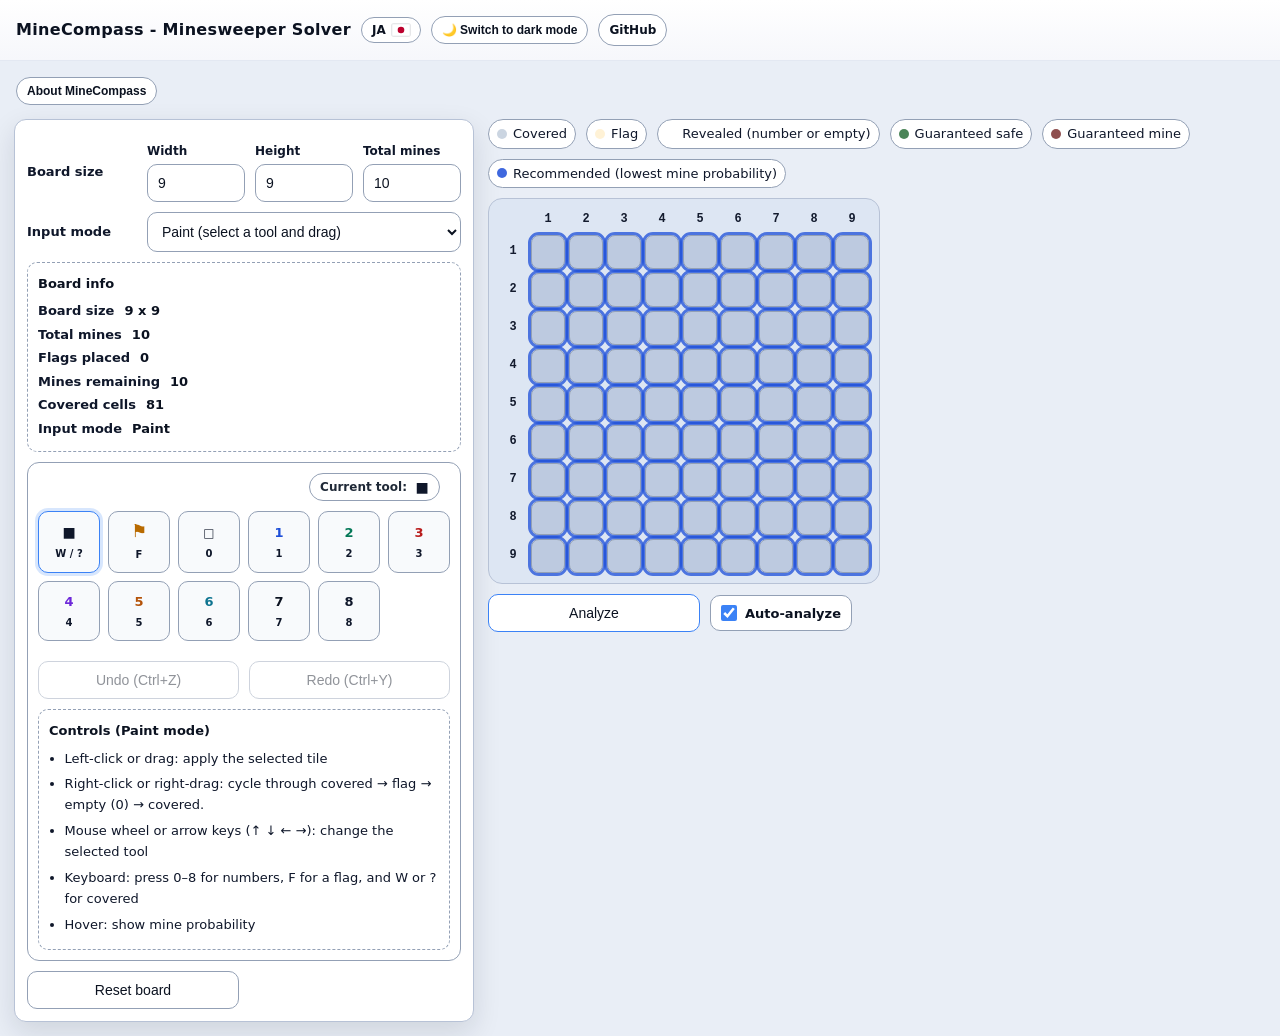
<file: index.html>
<!doctype html>
<html lang="en" data-page-lang="en" data-asset-prefix="" data-alt-lang-href="ja/">

<head>
  <meta charset="utf-8" />
  <meta name="viewport" content="width=device-width, initial-scale=1" />
  <title>MineCompass - Minesweeper Solver</title>
  <link rel="canonical" href="https://yukio0.github.io/mine-compass/" />
  <link rel="alternate" hreflang="en" href="https://yukio0.github.io/mine-compass/" />
  <link rel="alternate" hreflang="ja" href="https://yukio0.github.io/mine-compass/ja/" />
  <link rel="alternate" hreflang="x-default" href="https://yukio0.github.io/mine-compass/" />
  <link rel="icon" href="icons/favicon.ico" sizes="any">
  <link rel="icon" type="image/png" href="icons/favicon-32x32.png" sizes="32x32">
  <link rel="icon" type="image/png" href="icons/favicon-16x16.png" sizes="16x16">
  <link rel="apple-touch-icon" sizes="180x180" href="icons/apple-touch-icon.png">
  <link rel="manifest" href="icons/site.webmanifest">
  <meta name="theme-color" content="#e9eef6">
  <meta name="apple-mobile-web-app-title" content="MineCompass">
  <meta name="application-name" content="MineCompass">
  <link rel="stylesheet" href="css/base.css" />
  <link rel="stylesheet" href="css/theme.css" />
  <link rel="stylesheet" href="css/components.css" />
  <meta id="metaDescription" name="description"
    content="A Minesweeper solver for entering a board position and checking guaranteed safe cells, guaranteed mines, and mine probabilities."
    data-i18n-content="metaDescription">
  <meta name="google-site-verification" content="i-kuLtvGIMgp8PmTFaS0tXOCHs8FpvFsHbk7Bg_Nhx4" />
</head>

<body>
  <header>
    <div class="titleRow">
      <h1>MineCompass - Minesweeper Solver</h1>
      <a class="langToggle" id="langToggle" href="ja/" lang="ja" hreflang="ja">JA</a>
      <button class="themeToggle" id="themeToggle" type="button" aria-pressed="false" data-i18n="themeDark">
        🌙 Switch to dark mode
      </button>
      <a class="githubLink" href="https://github.com/yukio0/mine-compass" target="_blank" rel="noopener noreferrer"
        data-i18n="githubLinkLabel">GitHub</a>
    </div>
  </header>

  <div class="wrap">
    <div class="aboutRow">
      <div class="aboutWrap">
        <button class="aboutTrigger" type="button" aria-describedby="aboutTip" data-i18n="aboutButton">About
          MineCompass</button>
        <div class="aboutTip" id="aboutTip" role="tooltip" aria-hidden="true">
          <div class="aboutTipBody">
            <div data-i18n="aboutLine1">MineCompass helps you analyze classic Minesweeper positions. Enter a board
              position to see the analysis.</div>
            <div data-i18n="aboutLine2">For the best experience, use a desktop browser.</div>
            <div data-i18n="aboutLine3">Enter covered cells, flags, and revealed numbers to highlight guaranteed safe
              cells, guaranteed mines, and the best candidate cells with the lowest mine probability.</div>
            <div><span data-i18n="aboutRepoLead">Bug reports and feedback are welcome on </span><a
                href="https://github.com/yukio0/mine-compass/issues" target="_blank"
                rel="noopener noreferrer">GitHub</a><span data-i18n="aboutRepoTail">.</span></div>
            <div data-i18n="aboutLine4">Use the results as a helpful reference while solving.</div>
          </div>
        </div>
      </div>
    </div>

    <section class="panel">
      <div class="row">
        <label for="rowsInput" data-i18n="mapSize">Board size</label>
        <div class="sizeFields">
          <label class="sizeField" for="colsInput">
            <span data-i18n="width">Width</span>
            <input id="colsInput" type="number" min="1" max="100" value="9" inputmode="numeric" />
          </label>
          <label class="sizeField" for="rowsInput">
            <span data-i18n="height">Height</span>
            <input id="rowsInput" type="number" min="1" max="100" value="9" inputmode="numeric" />
          </label>
          <label class="sizeField" for="mineCountInput">
            <span data-i18n="mineCount">Total mines</span>
            <input id="mineCountInput" type="number" min="0" max="10000" value="10" inputmode="numeric" />
          </label>
        </div>
      </div>
      <div class="row">
        <label for="inputMode" data-i18n="inputMode">Input mode</label>
        <select id="inputMode">
          <option value="paint" selected data-i18n="inputModePaint">Paint (select a tool and drag)</option>
          <option value="cycle" data-i18n="inputModeCycle">Cycle (click to cycle through states)</option>
        </select>
      </div>

      <div class="info" id="stageInfo"></div>

      <div class="toolbox">
        <div class="toolboxHead">
          <div class="toolMeta" id="toolMeta">
            <span class="currentToolPill" id="currentToolPill" data-i18n="currentToolPrefix">Current tool:</span>
          </div>
        </div>

        <div class="toolboxControls" id="toolboxControls">
          <div class="toolGrid" id="toolGrid"></div>
          <div class="btns historyBtns" id="historyBtns">
            <button id="btnUndo" type="button" data-i18n="undoLong">Undo (Ctrl+Z)</button>
            <button id="btnRedo" type="button" data-i18n="redoLong">Redo (Ctrl+Y)</button>
          </div>
        </div>
        <div class="info opsInfo" id="opsInfo"></div>
      </div>

      <div class="btns">
        <button id="btnReset" data-i18n="resetBoard">Reset board</button>
      </div>
    </section>

    <section class="boardWrap">
      <div class="legend">
        <span class="pill"><span class="dot dot-wall"></span><span data-i18n="legendCovered">Covered</span></span>
        <span class="pill"><span class="dot dot-flag"></span><span data-i18n="legendFlag">Flag</span></span>
        <span class="pill"><span class="dot dot-revealed"></span><span data-i18n="legendRevealed">Revealed (number or
            empty)</span></span>
        <span class="pill"><span class="dot dot-safe"></span><span data-i18n="legendSafe">Guaranteed safe</span></span>
        <span class="pill"><span class="dot dot-mine"></span><span data-i18n="legendMine">Guaranteed mine</span></span>
        <span class="pill"><span class="dot dot-reco"></span><span data-i18n="legendReco">Recommended (lowest mine
            probability)</span></span>
      </div>

      <div class="boardScroller" id="boardScroller" aria-label="Scrollable board"
        data-i18n-aria-label="boardScrollerAria">
        <div class="boardFrame" id="boardFrame">
          <div class="axisY" id="axisY" aria-label="Y-axis" data-i18n-aria-label="yAxisAria"></div>
          <div class="board" id="board" aria-label="Board" data-i18n-aria-label="boardAria"></div>
          <div class="axisCorner" aria-hidden="true"></div>
          <div class="axisX" id="axisX" aria-label="X-axis" data-i18n-aria-label="xAxisAria"></div>
        </div>
      </div>

      <div class="mobilePaintControls" id="mobilePaintControls"></div>

      <div class="boardSolveRow">
        <button class="primary" id="btnSolve" data-i18n="analyze">Analyze</button>
        <label class="autoSolve" title="When enabled, the board updates automatically after clicks and drag actions."
          data-i18n-title="autoAnalyzeTitle">
          <input type="checkbox" id="autoSolve" checked />
          <span data-i18n="autoAnalyze">Auto-analyze</span>
        </label>
      </div>

      <div class="toast" id="toast" role="status" aria-live="polite"></div>
    </section>
  </div>

  <div class="probTip" id="probTip" role="tooltip" aria-hidden="true"></div>
  <script src="js/minecompass-i18n.js" defer></script>
  <script src="js/minecompass-constants.js" defer></script>
  <script src="js/minecompass-utils.js" defer></script>
  <script src="js/minecompass-solver.js" defer></script>
  <script src="js/minecompass-view.js" defer></script>
  <script src="js/minecompass-logic.js" defer></script>
  <script src="js/minecompass-input.js" defer></script>
  <script src="js/minecompass-app.js" defer></script>
</body>

</html>
</file>
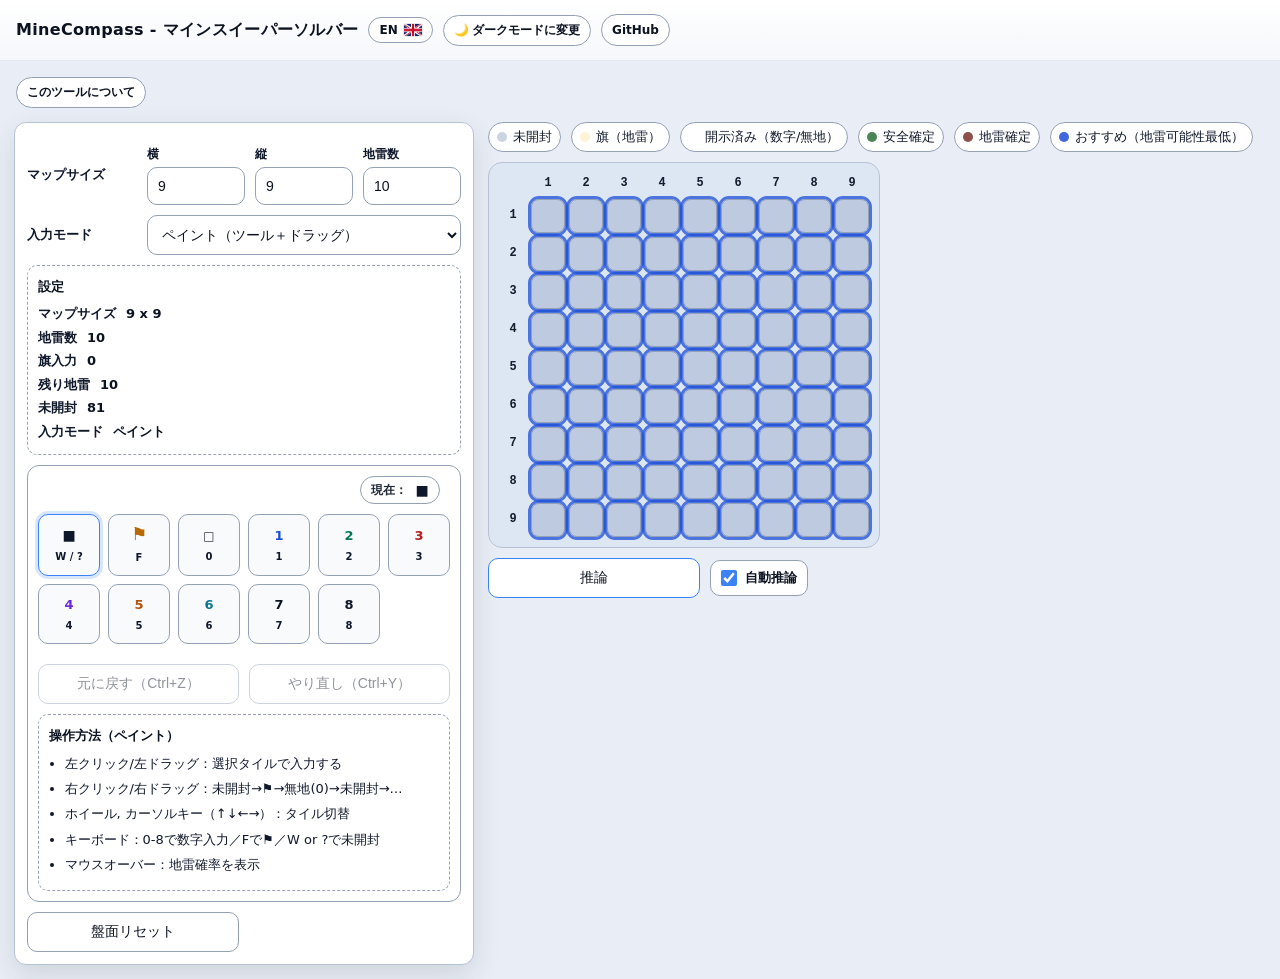
<file: ja/index.html>
<!doctype html>
<html lang="ja" data-page-lang="ja" data-asset-prefix="../" data-alt-lang-href="../">

<head>
  <meta charset="utf-8" />
  <meta name="viewport" content="width=device-width, initial-scale=1" />
  <title>MineCompass - マインスイーパーソルバー</title>
  <link rel="canonical" href="https://yukio0.github.io/mine-compass/ja/" />
  <link rel="alternate" hreflang="en" href="https://yukio0.github.io/mine-compass/" />
  <link rel="alternate" hreflang="ja" href="https://yukio0.github.io/mine-compass/ja/" />
  <link rel="alternate" hreflang="x-default" href="https://yukio0.github.io/mine-compass/" />
  <link rel="icon" href="../icons/favicon.ico" sizes="any">
  <link rel="icon" type="image/png" href="../icons/favicon-32x32.png" sizes="32x32">
  <link rel="icon" type="image/png" href="../icons/favicon-16x16.png" sizes="16x16">
  <link rel="apple-touch-icon" sizes="180x180" href="../icons/apple-touch-icon.png">
  <link rel="manifest" href="../icons/site-ja.webmanifest">
  <meta name="theme-color" content="#e9eef6">
  <meta name="apple-mobile-web-app-title" content="MineCompass">
  <meta name="application-name" content="MineCompass">
  <link rel="stylesheet" href="../css/base.css" />
  <link rel="stylesheet" href="../css/theme.css" />
  <link rel="stylesheet" href="../css/components.css" />
  <meta id="metaDescription" name="description" content="盤面を入力して、安全確定・地雷確定・地雷確率を確認できるマインスイーパー用ソルバーです。"
    data-i18n-content="metaDescription">
</head>

<body>
  <header>
    <div class="titleRow">
      <h1>MineCompass - マインスイーパーソルバー</h1>
      <a class="langToggle" id="langToggle" href="../" lang="en" hreflang="en">EN</a>
      <button class="themeToggle" id="themeToggle" type="button" aria-pressed="false" data-i18n="themeDark">
        🌙 ダークモードに変更
      </button>
      <a class="githubLink" href="https://github.com/yukio0/mine-compass" target="_blank" rel="noopener noreferrer"
        data-i18n="githubLinkLabel">GitHub</a>
    </div>
  </header>

  <div class="wrap">
    <div class="aboutRow">
      <div class="aboutWrap">
        <button class="aboutTrigger" type="button" aria-describedby="aboutTip"
          data-i18n="aboutButton">このツールについて</button>
        <div class="aboutTip" id="aboutTip" role="tooltip" aria-hidden="true">
          <div class="aboutTipBody">
            <div data-i18n="aboutLine1">このツールでは、マインスイーパーの盤面を入力して、推論結果を確認できます。</div>
            <div data-i18n="aboutLine2">操作性の都合上、PCでの使用をおすすめします。</div>
            <div data-i18n="aboutLine3">未開封マス・旗・数字を入力すると、安全確定・地雷確定・おすすめ候補（地雷可能性最低）を表示します。</div>
            <div><span data-i18n="aboutRepoLead">バグ報告は </span><a href="https://github.com/yukio0/mine-compass/issues"
                target="_blank" rel="noopener noreferrer">GitHub</a><span data-i18n="aboutRepoTail"> でお願いします。</span>
            </div>
            <div data-i18n="aboutLine4">結果はあくまで考える際の参考情報としてご利用ください。</div>
          </div>
        </div>
      </div>
    </div>

    <section class="panel">
      <div class="row">
        <label for="rowsInput" data-i18n="mapSize">マップサイズ</label>
        <div class="sizeFields">
          <label class="sizeField" for="colsInput">
            <span data-i18n="width">横</span>
            <input id="colsInput" type="number" min="1" max="100" value="9" inputmode="numeric" />
          </label>
          <label class="sizeField" for="rowsInput">
            <span data-i18n="height">縦</span>
            <input id="rowsInput" type="number" min="1" max="100" value="9" inputmode="numeric" />
          </label>
          <label class="sizeField" for="mineCountInput">
            <span data-i18n="mineCount">地雷数</span>
            <input id="mineCountInput" type="number" min="0" max="10000" value="10" inputmode="numeric" />
          </label>
        </div>
      </div>
      <div class="row">
        <label for="inputMode" data-i18n="inputMode">入力モード</label>
        <select id="inputMode">
          <option value="paint" selected data-i18n="inputModePaint">ペイント（ツール＋ドラッグ）</option>
          <option value="cycle" data-i18n="inputModeCycle">サイクル（クリックで未開封→⚑→無地(0)→…）</option>
        </select>
      </div>

      <div class="info" id="stageInfo"></div>

      <div class="toolbox">
        <div class="toolboxHead">
          <div class="toolMeta" id="toolMeta">
            <span class="currentToolPill" id="currentToolPill" data-i18n="currentToolPrefix">現在：</span>
          </div>
        </div>

        <div class="toolboxControls" id="toolboxControls">
          <div class="toolGrid" id="toolGrid"></div>
          <div class="btns historyBtns" id="historyBtns">
            <button id="btnUndo" type="button" data-i18n="undoLong">元に戻す（Ctrl+Z）</button>
            <button id="btnRedo" type="button" data-i18n="redoLong">やり直し（Ctrl+Y）</button>
          </div>
        </div>
        <div class="info opsInfo" id="opsInfo"></div>
      </div>

      <div class="btns">
        <button id="btnReset" data-i18n="resetBoard">盤面リセット</button>
      </div>
    </section>

    <section class="boardWrap">
      <div class="legend">
        <span class="pill"><span class="dot dot-wall"></span><span data-i18n="legendCovered">未開封</span></span>
        <span class="pill"><span class="dot dot-flag"></span><span data-i18n="legendFlag">旗（地雷）</span></span>
        <span class="pill"><span class="dot dot-revealed"></span><span
            data-i18n="legendRevealed">開示済み（数字/無地）</span></span>
        <span class="pill"><span class="dot dot-safe"></span><span data-i18n="legendSafe">安全確定</span></span>
        <span class="pill"><span class="dot dot-mine"></span><span data-i18n="legendMine">地雷確定</span></span>
        <span class="pill"><span class="dot dot-reco"></span><span data-i18n="legendReco">おすすめ（地雷可能性最低）</span></span>
      </div>

      <div class="boardScroller" id="boardScroller" aria-label="盤面スクローラー" data-i18n-aria-label="boardScrollerAria">
        <div class="boardFrame" id="boardFrame">
          <div class="axisY" id="axisY" aria-label="Y軸" data-i18n-aria-label="yAxisAria"></div>
          <div class="board" id="board" aria-label="盤面" data-i18n-aria-label="boardAria"></div>
          <div class="axisCorner" aria-hidden="true"></div>
          <div class="axisX" id="axisX" aria-label="X軸" data-i18n-aria-label="xAxisAria"></div>
        </div>
      </div>

      <div class="mobilePaintControls" id="mobilePaintControls"></div>

      <div class="boardSolveRow">
        <button class="primary" id="btnSolve" data-i18n="analyze">推論</button>
        <label class="autoSolve" title="ON: クリック時 or ドラッグ終了時に自動で推論します" data-i18n-title="autoAnalyzeTitle">
          <input type="checkbox" id="autoSolve" checked />
          <span data-i18n="autoAnalyze">自動推論</span>
        </label>
      </div>

      <div class="toast" id="toast" role="status" aria-live="polite"></div>
    </section>
  </div>

  <div class="probTip" id="probTip" role="tooltip" aria-hidden="true"></div>
  <script src="../js/minecompass-i18n.js" defer></script>
  <script src="../js/minecompass-constants.js" defer></script>
  <script src="../js/minecompass-utils.js" defer></script>
  <script src="../js/minecompass-solver.js" defer></script>
  <script src="../js/minecompass-view.js" defer></script>
  <script src="../js/minecompass-logic.js" defer></script>
  <script src="../js/minecompass-input.js" defer></script>
  <script src="../js/minecompass-app.js" defer></script>
</body>

</html>
</file>
<file: css/base.css>
html {
    -webkit-text-size-adjust: 100%;
    text-size-adjust: 100%;
}

*,
*::before,
*::after {
    box-sizing: border-box;
}

body {
    margin: 0;
    background: var(--bg);
    color: var(--text);
    font-size: 15px;
    line-height: 1.5;
    text-rendering: optimizeLegibility;
    font-family:
        system-ui,
        -apple-system,
        "Segoe UI",
        Roboto,
        "Noto Sans JP",
        sans-serif;
}

body {
    margin: 0;
    background: var(--bg);
    color: var(--text);
    font-size: 15px;
    line-height: 1.5;
    text-rendering: optimizeLegibility;
    font-family:
        system-ui,
        -apple-system,
        "Segoe UI",
        Roboto,
        "Noto Sans JP",
        sans-serif;
}

.muted {
    color: var(--muted);
}

.mt6 {
    margin-top: 6px;
}
</file>
<file: css/theme.css>
:root {
    --cell: 34px;
    --gap: 4px;

    /* ===== Theme (default: Light) ===== */
    --border: #93a0b5;
    --bg: #e9eef6;
    --panel: #ffffff;
    --text: #0b1220;
    --muted: #0f172a;

    --wall: #cbd5e1;
    --flag: #b86a00;
    --revealed: #ffffff;

    --headerBorder: #e3e8f2;
    --headerBg: linear-gradient(180deg, #ffffff, #f6f7fb);

    --panelBorder: #b7c2d6;
    --panelShadow: 0 10px 28px rgba(15, 23, 42, 0.12);

    --controlBg: #ffffff;
    --controlBorder: #93a0b5;

    --infoBg: #ffffff;
    --infoBorder: #93a0b5;

    --pillBg: #ffffff;
    --pillBorder: #93a0b5;

    --scrollerBg: #dde6f3;
    --scrollerBorder: #b7c2d6;

    --toolboxBg: #ffffff;
    --toolboxBorder: #93a0b5;

    --toolBtnBg: #f8fafc;
    --toolBtnBorder: #93a0b5;

    --currentToolPillBg: #ffffff;
    --currentToolPillText: #1f2937;

    --toastBg: #ffffff;
    --toastBorder: #93a0b5;

    --hoverBg: rgba(0, 0, 0, 0.06);

    --flagCellBg: #fff2d6;
    --flagCellBorder: #f1c27d;
    --revealedBorder: #93a0b5;

    --wallIcon: #0f172a;
    --blankIcon: #0f172a;
    --blankOpacity: 0.9;
    --mineFlag: #ef4444;

    --side: 460px;

    --axisW: 28px;
    --axisH: 22px;

    --tipBg: #ffffff;
    --tipBorder: #93a0b5;
    --tipShadow: 0 10px 24px rgba(15, 23, 42, 0.18);
}

html[data-theme="dark"] {
    --border: #cfcfcf;
    --bg: #0f1115;
    --panel: #161a22;
    --text: #e7e7e7;
    --muted: #a8a8a8;

    --wall: #2a3242;
    --flag: #ffcc66;
    --revealed: #202634;

    --headerBorder: #232a36;
    --headerBg: linear-gradient(180deg, #121625, #0f1115);

    --panelBorder: #232a36;
    --panelShadow: 0 8px 24px rgba(0, 0, 0, 0.25);

    --controlBg: #0f1420;
    --controlBorder: #2a3446;

    --infoBg: #0f1420;
    --infoBorder: #2a3446;

    --pillBg: #0f1420;
    --pillBorder: #2a3446;

    --scrollerBg: #0b0e14;
    --scrollerBorder: #232a36;

    --toolboxBg: #0f1420;
    --toolboxBorder: #2a3446;

    --toolBtnBg: #0b0e14;
    --toolBtnBorder: #2a3446;

    --currentToolPillBg: #0b0e14;
    --currentToolPillText: #cbd5e1;

    --toastBg: #0f1420;
    --toastBorder: #2a3446;

    --hoverBg: rgba(255, 255, 255, 0.05);

    --flagCellBg: #3a2f1b;
    --flagCellBorder: #6a5430;
    --revealedBorder: #3a4355;

    --wallIcon: #b9c2d3;
    --blankIcon: #9aa7bd;
    --blankOpacity: 0.75;
    --mineFlag: #ff4a4a;

    --tipBg: #0f1420;
    --tipBorder: #2a3446;
    --tipShadow: 0 10px 24px rgba(0, 0, 0, 0.35);
}
</file>
<file: css/components.css>
header {
    padding: 14px 16px;
    border-bottom: 1px solid var(--headerBorder);
    background: var(--headerBg);
}

.titleRow {
    display: flex;
    gap: 10px;
    align-items: center;
    flex-wrap: wrap;
}

header h1 {
    margin: 0;
    font-size: 16px;
    font-weight: 700;
    letter-spacing: 0.02em;
}

header .themeToggle,
header .langToggle {
    width: auto;
    padding: 6px 10px;
    border-radius: 999px;
    font-size: 12px;
    font-weight: 800;
    white-space: nowrap;
    background: var(--controlBg);
    border: 1px solid var(--controlBorder);
    color: var(--text);
    cursor: pointer;
    user-select: none;
    text-decoration: none;
    display: inline-flex;
    align-items: center;
}

header .themeToggle:focus,
header .langToggle:focus,
header .themeToggle:focus-visible,
header .langToggle:focus-visible {
    box-shadow: 0 0 0 3px rgba(134, 183, 255, 0.25);
    border-color: #3b82f6;
    outline: none;
}

header .langToggleInner {
    display: inline-flex;
    align-items: center;
    gap: 6px;
}

header .langToggleText {
    line-height: 1;
}

header .langToggleFlag {
    width: 18px;
    height: 12px;
    display: inline-block;
    border-radius: 2px;
    box-shadow: 0 0 0 1px rgba(15, 23, 42, 0.10);
    object-fit: cover;
    flex: 0 0 auto;
}

.wrap {
    display: grid;
    grid-template-columns: var(--side) 1fr;
    gap: 14px;
    padding: 14px;
    align-items: start;
}

.panel {
    background: var(--panel);
    border: 1px solid var(--panelBorder);
    border-radius: 12px;
    padding: 12px;
    box-shadow: var(--panelShadow);
}

.row {
    display: grid;
    grid-template-columns: 110px 1fr;
    gap: 10px;
    align-items: center;
    margin: 10px 0;
}

label {
    font-size: 13px;
    color: var(--muted);
    font-weight: 700;
}

.sizeFields {
    display: grid;
    grid-template-columns: repeat(3, minmax(0, 1fr));
    gap: 10px;
}

.sizeField {
    display: grid;
    gap: 4px;
}

.sizeField span {
    font-size: 12px;
    color: var(--muted);
    font-weight: 700;
}

input[type="number"] {
    appearance: textfield;
}

input[type="number"]::-webkit-outer-spin-button,
input[type="number"]::-webkit-inner-spin-button {
    margin: 0;
}

select,
button,
input[type="number"] {
    width: 100%;
    background: var(--controlBg);
    color: var(--text);
    border: 1px solid var(--controlBorder);
    border-radius: 10px;
    padding: 10px 10px;
    font-size: 14px;
    outline: none;
}

select:focus,
button:focus,
input[type="number"]:focus {
    box-shadow: 0 0 0 3px rgba(134, 183, 255, 0.25);
    border-color: #3b82f6;
}

.info {
    margin-top: 8px;
    padding: 10px;
    background: var(--infoBg);
    border: 1px dashed var(--infoBorder);
    border-radius: 10px;
    color: var(--muted);
    font-size: 13px;
    line-height: 1.65;
}

.info b {
    color: var(--text);
}

.btns {
    display: grid;
    grid-template-columns: 1fr 1fr;
    gap: 10px;
    margin-top: 10px;
}

button {
    cursor: pointer;
    user-select: none;
}

button.primary {
    border-color: #3b82f6;
}

.boardWrap {
    display: grid;
    justify-items: start;
    gap: 10px;
}

.legend {
    font-size: 13px;
    color: var(--muted);
    display: flex;
    gap: 10px;
    flex-wrap: wrap;
    align-items: center;
}

.pill {
    display: inline-flex;
    gap: 6px;
    align-items: center;
    padding: 4px 8px;
    border: 1px solid var(--pillBorder);
    border-radius: 999px;
    background: var(--pillBg);
}

.dot {
    width: 10px;
    height: 10px;
    border-radius: 50%;
    display: inline-block;
}

.dot-wall {
    background: var(--wall);
}

.dot-flag {
    background: var(--flagCellBg);
}

.dot-revealed {
    background: var(--revealed);
}

.dot-safe {
    background: rgba(42, 111, 58, 0.85);
}

.dot-mine {
    background: rgba(122, 47, 47, 0.85);
}

.dot-reco {
    background: rgba(29, 78, 216, 0.85);
}

.boardScroller {
    padding: 10px;
    background: var(--scrollerBg);
    border: 1px solid var(--scrollerBorder);
    border-radius: 14px;
    overflow: auto;
    max-width: 100%;
    touch-action: pan-x pan-y pinch-zoom;
}

html[data-input-mode="paint"] .boardScroller {
    touch-action: none;
}


.boardSolveRow {
    width: min(860px, 100%);
    max-width: 100%;
    display: flex;
    align-items: center;
    gap: 10px;
    flex-wrap: wrap;
}

.boardSolveRow #btnSolve {
    width: auto;
}

.autoSolve {
    display: inline-flex;
    align-items: center;
    gap: 8px;
    padding: 9px 10px;
    border-radius: 10px;
    border: 1px solid var(--controlBorder);
    background: var(--controlBg);
    color: var(--text);
    font-size: 13px;
    font-weight: 800;
    user-select: none;
    cursor: pointer;
    line-height: 1;
}

.autoSolve input {
    width: 16px;
    height: 16px;
    margin: 0;
    accent-color: #3b82f6;
}

.boardFrame {
    display: grid;
    grid-template-columns: var(--axisW) auto;
    grid-template-rows: var(--axisH) auto;
    column-gap: var(--gap);
    row-gap: var(--gap);
    align-items: start;
}

.axisY {
    grid-column: 1;
    grid-row: 2;
    display: grid;
    gap: var(--gap);
}

.axisX {
    grid-column: 2;
    grid-row: 1;
    display: grid;
    gap: var(--gap);
}

.axisCorner {
    grid-column: 1;
    grid-row: 1;
    width: var(--axisW);
    height: var(--axisH);
}

.axisCellY,
.axisCellX {
    user-select: none;
    color: var(--muted);
    font-weight: 800;
    font-size: clamp(9px, calc(var(--cell) * 0.35), 12px);
    display: grid;
    place-items: center;
    line-height: 1;
    font-family:
        ui-monospace, SFMono-Regular, Menlo, Monaco, Consolas,
        "Liberation Mono", "Noto Sans JP", sans-serif;
    opacity: 0.98;
}


.axisCellY {
    width: var(--axisW);
    height: var(--cell);
}

.axisCellX {
    width: var(--cell);
    height: var(--axisH);
}

.board {
    grid-column: 2;
    grid-row: 2;
    display: grid;
    gap: var(--gap);
    touch-action: pan-x pan-y pinch-zoom;
    -webkit-user-select: none;
    user-select: none;
    -webkit-touch-callout: none;
}

html[data-input-mode="paint"] .board {
    touch-action: none;
}


.cell {
    width: var(--cell);
    height: var(--cell);
    border-radius: clamp(4px, calc(var(--cell) * 0.24), 8px);
    border: 1px solid var(--border);
    display: grid;
    place-items: center;
    font-weight: 800;
    font-size: clamp(8px, calc(var(--cell) * 0.44), 15px);
    user-select: none;
    -webkit-user-select: none;
    cursor: pointer;
    background: var(--wall);
    color: var(--text);
    touch-action: pan-x pan-y pinch-zoom;
    -webkit-touch-callout: none;
}

html[data-input-mode="paint"] .cell {
    touch-action: none;
}


.cell[data-state="wall"] {
    background: var(--wall);
}

.cell[data-state="flag"] {
    background: var(--flagCellBg);
    border-color: var(--flagCellBorder);
}

.cell[data-state="revealed"] {
    background: var(--revealed);
    border-color: var(--revealedBorder);
}

html[data-input-mode="cycle"] .cell:focus {
    outline: 3px solid rgba(147, 197, 253, 0.9);
    outline-offset: -2px;
}

html[data-input-mode="paint"] .cell:focus-visible {
    outline: 3px solid rgba(147, 197, 253, 0.9);
    outline-offset: -2px;
}

.cell.suggest-safe {
    outline: 3px solid rgba(42, 111, 58, 0.55);
}

.cell.suggest-mine {
    outline: 3px solid rgba(122, 47, 47, 0.55);
    background: var(--flagCellBg);
    border-color: var(--flagCellBorder);
}

.cell.suggest-reco {
    outline: 3px solid rgba(29, 78, 216, 0.75);
    box-shadow: inset 0 0 0 999px rgba(29, 78, 216, 0.08);
}

html[data-theme="dark"] .cell.suggest-reco {
    outline: 3px solid rgba(134, 183, 255, 0.75);
    box-shadow: inset 0 0 0 999px rgba(134, 183, 255, 0.10);
}

.cell.contradiction,
html[data-input-mode="cycle"] .cell.contradiction:focus,
html[data-input-mode="paint"] .cell.contradiction:focus-visible {
    outline: 3px solid rgba(255, 71, 87, 0.92);
    outline-offset: -2px;
}

.flagIcon {
    color: var(--flag);
    font-size: 18px;
    line-height: 1;
}

.mineFlagIcon {
    color: var(--mineFlag);
}

.wallIcon {
    color: var(--wallIcon);
    font-size: 14px;
    opacity: 1;
    font-weight: 900;
    line-height: 1;
    font-family:
        "Noto Sans JP", "Hiragino Kaku Gothic ProN", "Yu Gothic", "Meiryo",
        system-ui, sans-serif;
}

.blankIcon {
    color: var(--blankIcon);
    opacity: var(--blankOpacity);
    font-size: 12px;
    font-weight: 900;
}

.num1 {
    color: #1d4ed8;
}

.num2 {
    color: #047857;
}

.num3 {
    color: #b91c1c;
}

.num4 {
    color: #6d28d9;
}

.num5 {
    color: #b45309;
}

.num6 {
    color: #0e7490;
}

.num7 {
    color: var(--text);
}

.num8 {
    color: #0f172a;
}

html[data-theme="dark"] .num1 {
    color: #86b7ff;
}

html[data-theme="dark"] .num2 {
    color: #74f2c9;
}

html[data-theme="dark"] .num3 {
    color: #ff7a7a;
}

html[data-theme="dark"] .num4 {
    color: #c38bff;
}

html[data-theme="dark"] .num5 {
    color: #ffcc66;
}

html[data-theme="dark"] .num6 {
    color: #4dd0e1;
}

html[data-theme="dark"] .num7 {
    color: #e7e7e7;
}

html[data-theme="dark"] .num8 {
    color: #bdbdbd;
}

.toolbox {
    margin-top: 10px;
    padding: 10px;
    background: var(--toolboxBg);
    border: 1px solid var(--toolboxBorder);
    border-radius: 12px;
}

.toolboxHead {
    display: grid;
    grid-template-columns: 1fr auto;
    align-items: center;
    gap: 10px;
    margin-bottom: 10px;
}

.toolboxHead b {
    font-size: 12px;
}

.toolMeta {
    display: flex;
    gap: 8px;
    flex-wrap: wrap;
    align-items: center;
    justify-content: flex-end;
}

.toolboxControls {
    display: grid;
    gap: 10px;
}

.mobilePaintControls {
    display: none;
    width: min(860px, 100%);
    max-width: 100%;
}

.toolGrid {
    display: grid;
    grid-template-columns: repeat(6, 1fr);
    gap: 8px;
}

.toolBtn {
    appearance: none;
    -webkit-appearance: none;
    width: 100%;
    padding: 10px 6px;
    border-radius: 10px;
    border: 1px solid var(--toolBtnBorder);
    background: var(--toolBtnBg);
    color: inherit;
    font: inherit;
    font-weight: 900;
    font-size: 13px;
    text-align: center;
    cursor: pointer;
    user-select: none;
}

.toolBtn.active {
    border-color: #3b82f6;
    box-shadow: 0 0 0 3px rgba(59, 130, 246, 0.2);
}

.toolBtn:focus-visible {
    outline: 2px solid #3b82f6;
    outline-offset: 2px;
}

.toolBtn small {
    display: block;
    font-weight: 700;
    color: var(--muted);
    margin-top: 4px;
    font-size: 10px;
}

.currentToolPill {
    display: inline-flex;
    gap: 8px;
    align-items: center;
    padding: 4px 10px;
    min-height: 28px;
    border: 1px solid var(--toolboxBorder);
    border-radius: 999px;
    background: var(--currentToolPillBg);
    color: var(--currentToolPillText);
    font-size: 12px;
    line-height: 1.2;
    font-weight: 800;
    white-space: nowrap;
}

.currentToolPill .wallIcon,
.currentToolPill .flagIcon,
.currentToolPill .blankIcon,
.currentToolPill [class^="num"] {
    width: 1em;
    display: inline-flex;
    align-items: center;
    justify-content: center;
    line-height: 1;
}

@media (max-width: 980px) {
    .wrap {
        grid-template-columns: 1fr;
    }

    .toolGrid {
        grid-template-columns: repeat(5, 1fr);
    }
}

@media (max-width: 820px) {
    html[data-mobile-ui="1"] .mobilePaintControls {
        display: block;
        border: 1px solid var(--toolBtnBorder);
        background: var(--toolBtnBg);
        border-radius: 10px;
        padding: 6px;
    }

    html[data-mobile-ui="1"] .panel .toolboxControls {
        display: none;
    }

    html[data-mobile-ui="1"] .mobilePaintControls .toolMeta {
        margin-bottom: 6px;
        justify-content: flex-end;
    }

    html[data-mobile-ui="1"] .mobilePaintControls .currentToolPill {
        width: auto;
        min-width: 56px;
        min-height: 24px;
        justify-content: center;
        border-radius: 7px;
        border-color: var(--toolBtnBorder);
        background: var(--toolBtnBg);
        color: var(--text);
        padding: 3px 8px;
        font-size: 11px;
        line-height: 1.2;
        gap: 4px;
    }

    html[data-mobile-ui="1"] .mobilePaintControls .toolGrid {
        grid-template-columns: repeat(6, minmax(0, 1fr));
        gap: 4px;
    }

    html[data-mobile-ui="1"] .mobilePaintControls .toolBtn {
        padding: 6px 2px;
        font-size: 11px;
        border-radius: 8px;
    }

    html[data-mobile-ui="1"] .mobilePaintControls .toolBtn small {
        margin-top: 1px;
        font-size: 8px;
    }

    html[data-mobile-ui="1"] .mobilePaintControls .mobileResetBtns {
        margin-top: 8px;
        grid-template-columns: 1fr;
        gap: 6px;
    }

    html[data-mobile-ui="1"] .mobilePaintControls .btns {
        margin-top: 8px;
        grid-template-columns: 1fr 1fr;
        gap: 6px;
    }

    html[data-mobile-ui="1"] .mobilePaintControls .btns button {
        padding: 8px 6px;
        font-size: 12px;
        border-radius: 8px;
        border-color: var(--toolBtnBorder);
        background: var(--toolBtnBg);
    }
}

@media (max-width: 820px) {
    .legend {
        font-size: 10px;
        gap: 4px;
        width: min(860px, 100%);
    }

    .legend .pill {
        gap: 4px;
        padding: 2px 6px;
    }

    .legend .dot {
        width: 8px;
        height: 8px;
    }
}

@media (max-width: 620px) {
    .wrap {
        padding: 10px;
        gap: 12px;
    }

    .row {
        grid-template-columns: 1fr;
        gap: 6px;
        align-items: start;
    }

    .btns {
        grid-template-columns: 1fr;
    }

    .sizeFields {
        grid-template-columns: 1fr;
    }

    .toolGrid {
        grid-template-columns: repeat(4, 1fr);
    }

    .boardScroller {
        padding: 8px;
    }
}

@media (max-width: 420px) {
    header {
        padding: 12px 12px;
    }

    header h1 {
        font-size: 15px;
    }

    .wrap {
        padding: 10px 12px;
    }

    .toolGrid {
        grid-template-columns: repeat(3, 1fr);
    }
}

.toast {
    width: min(860px, 100%);
    max-width: 100%;
    background: var(--toastBg);
    border: 1px solid var(--toastBorder);
    border-left: 4px solid rgba(255, 71, 87, 0.92);
    border-radius: 12px;

    padding: 10px 44px 10px 12px;
    overflow-wrap: anywhere;
    word-break: break-word;

    box-shadow: 0 10px 24px rgba(0, 0, 0, 0.35);
    color: var(--text);

    font-size: 12px;
    line-height: 1.5;
    -webkit-text-size-adjust: 100%;
    text-size-adjust: 100%;

    display: none;
    position: relative;
}

.toast.show {
    display: block;
}

.toast * {
    font-size: inherit;
    line-height: inherit;
}

.toast b {
    display: block;
    margin-bottom: 4px;
    font-weight: 900;
}

.toastClose {
    position: absolute;
    right: 8px;
    top: 6px;

    width: 28px;
    height: 28px;

    padding: 0;
    margin: 0;
    border: 0;
    border-radius: 10px;
    background: transparent;

    color: var(--muted);
    font-size: 18px;
    line-height: 1;

    cursor: pointer;

    display: grid;
    place-items: center;

    -webkit-appearance: none;
    appearance: none;
}

.toastClose:hover {
    background: var(--hoverBg);
    color: var(--text);
}

.toastClose:focus-visible {
    outline: 3px solid rgba(147, 197, 253, 0.9);
    outline-offset: 2px;
}

.probTip {
    position: fixed;
    z-index: 9999;
    display: none;
    pointer-events: none;
    max-width: 260px;
    padding: 8px 10px;
    border-radius: 12px;
    border: 1px solid var(--tipBorder);
    background: var(--tipBg);
    box-shadow: var(--tipShadow);
    color: var(--text);
    font-size: 12px;
    line-height: 1.45;
    --arrow-x: 18px;
}

.probTip.show {
    display: block;
}

.probTip b {
    display: block;
    margin-bottom: 2px;
}

.probTip.arrowDown::before {
    content: "";
    position: absolute;
    left: calc(var(--arrow-x) - 8px);
    top: 100%;
    border: 8px solid transparent;
    border-top-color: var(--tipBorder);
}

.probTip.arrowDown::after {
    content: "";
    position: absolute;
    left: calc(var(--arrow-x) - 8px);
    top: calc(100% - 1px);
    border: 8px solid transparent;
    border-top-color: var(--tipBg);
}

.probTip.arrowUp::before {
    content: "";
    position: absolute;
    left: calc(var(--arrow-x) - 8px);
    bottom: 100%;
    border: 8px solid transparent;
    border-bottom-color: var(--tipBorder);
}

.probTip.arrowUp::after {
    content: "";
    position: absolute;
    left: calc(var(--arrow-x) - 8px);
    bottom: calc(100% - 1px);
    border: 8px solid transparent;
    border-bottom-color: var(--tipBg);
}

.opsInfo {
    margin-top: 10px;
}

.historyBtns {
    margin-top: 10px;
}

.historyBtns button:disabled {
    opacity: 0.45;
    cursor: not-allowed;
}

.infoBlock {
    display: block;
}

.info .kv {
    margin: 6px 0 0;
}

.info .kvRow {
    display: flex;
    gap: 10px;
    align-items: baseline;
    margin: 2px 0;
}

.info .kvRow dt {
    margin: 0;
    padding: 0;
    font-weight: 800;
    color: var(--muted);
    flex: 0 0 auto;
}

.info .kvRow dd {
    margin: 0;
    padding: 0;
}

.info .opsList,
.toast .toastList {
    margin: 6px 0 0 1.2em;
    padding: 0;
}

.info .opsList li,
.toast .toastList li {
    margin: 4px 0;
}

@media (max-width: 600px) {
    .info .kvRow {
        gap: 8px;
    }

    .info .opsList,
    .toast .toastList {
        margin-left: 1.05em;
    }
}

header .githubLink {
    display: inline-flex;
    align-items: center;
    justify-content: center;

    padding: 6px 10px;
    border-radius: 999px;

    font-size: 12px;
    font-weight: 800;
    white-space: nowrap;

    background: var(--controlBg);
    border: 1px solid var(--controlBorder);
    color: var(--text);

    text-decoration: none;
    user-select: none;
}

header .githubLink:focus {
    box-shadow: 0 0 0 3px rgba(134, 183, 255, 0.25);
    border-color: #3b82f6;
    outline: none;
}

header .githubLink:hover {
    filter: brightness(0.98);
}

html[data-theme="dark"] header .githubLink:hover {
    filter: brightness(1.05);
}

.aboutRow {
    grid-column: 1 / -1;
    display: flex;
    align-items: center;
    padding: 2px 2px 0;
}

.aboutWrap {
    position: relative;
    display: inline-flex;
    align-items: center;
}

.aboutTrigger {
    display: inline-flex;
    align-items: center;
    justify-content: center;

    padding: 6px 10px;
    border-radius: 999px;

    font-size: 12px;
    font-weight: 800;
    white-space: nowrap;

    background: var(--controlBg);
    border: 1px solid var(--controlBorder);
    color: var(--text);

    cursor: default;
    user-select: none;
}

.aboutTrigger:focus {
    box-shadow: 0 0 0 3px rgba(134, 183, 255, 0.25);
    border-color: #3b82f6;
    outline: none;
}

.aboutTip {
    position: absolute;
    z-index: 9999;

    left: 0;
    top: calc(100% + 10px);

    width: max-content;
    max-width: min(640px, calc(100vw - 28px));

    padding: 10px 12px;
    border-radius: 12px;

    border: 1px solid var(--tipBorder);
    background: var(--tipBg);
    box-shadow: var(--tipShadow);

    color: var(--text);
    font-size: 12px;
    line-height: 1.55;

    opacity: 0;
    visibility: hidden;
    transform: translateY(-2px);
    pointer-events: none;
}

.aboutTip::before {
    content: "";
    position: absolute;
    left: 16px;
    bottom: 100%;
    border: 8px solid transparent;
    border-bottom-color: var(--tipBorder);
}

.aboutTip::after {
    content: "";
    position: absolute;
    left: 16px;
    bottom: calc(100% - 1px);
    border: 8px solid transparent;
    border-bottom-color: var(--tipBg);
}

.aboutWrap:hover .aboutTip,
.aboutWrap:focus-within .aboutTip {
    opacity: 1;
    visibility: visible;
    transform: translateY(0);
    pointer-events: auto;
}

.aboutTipBody>div+div {
    margin-top: 6px;
}

.aboutTip a {
    color: inherit;
    text-decoration: underline;
    text-underline-offset: 2px;
}

.aboutTip a:hover {
    text-decoration-thickness: 2px;
}

.aboutMuted {
    color: var(--muted);
}

@media (max-width: 600px) {
    .aboutTip {
        left: 0;
        right: auto;
    }
}
</file>
